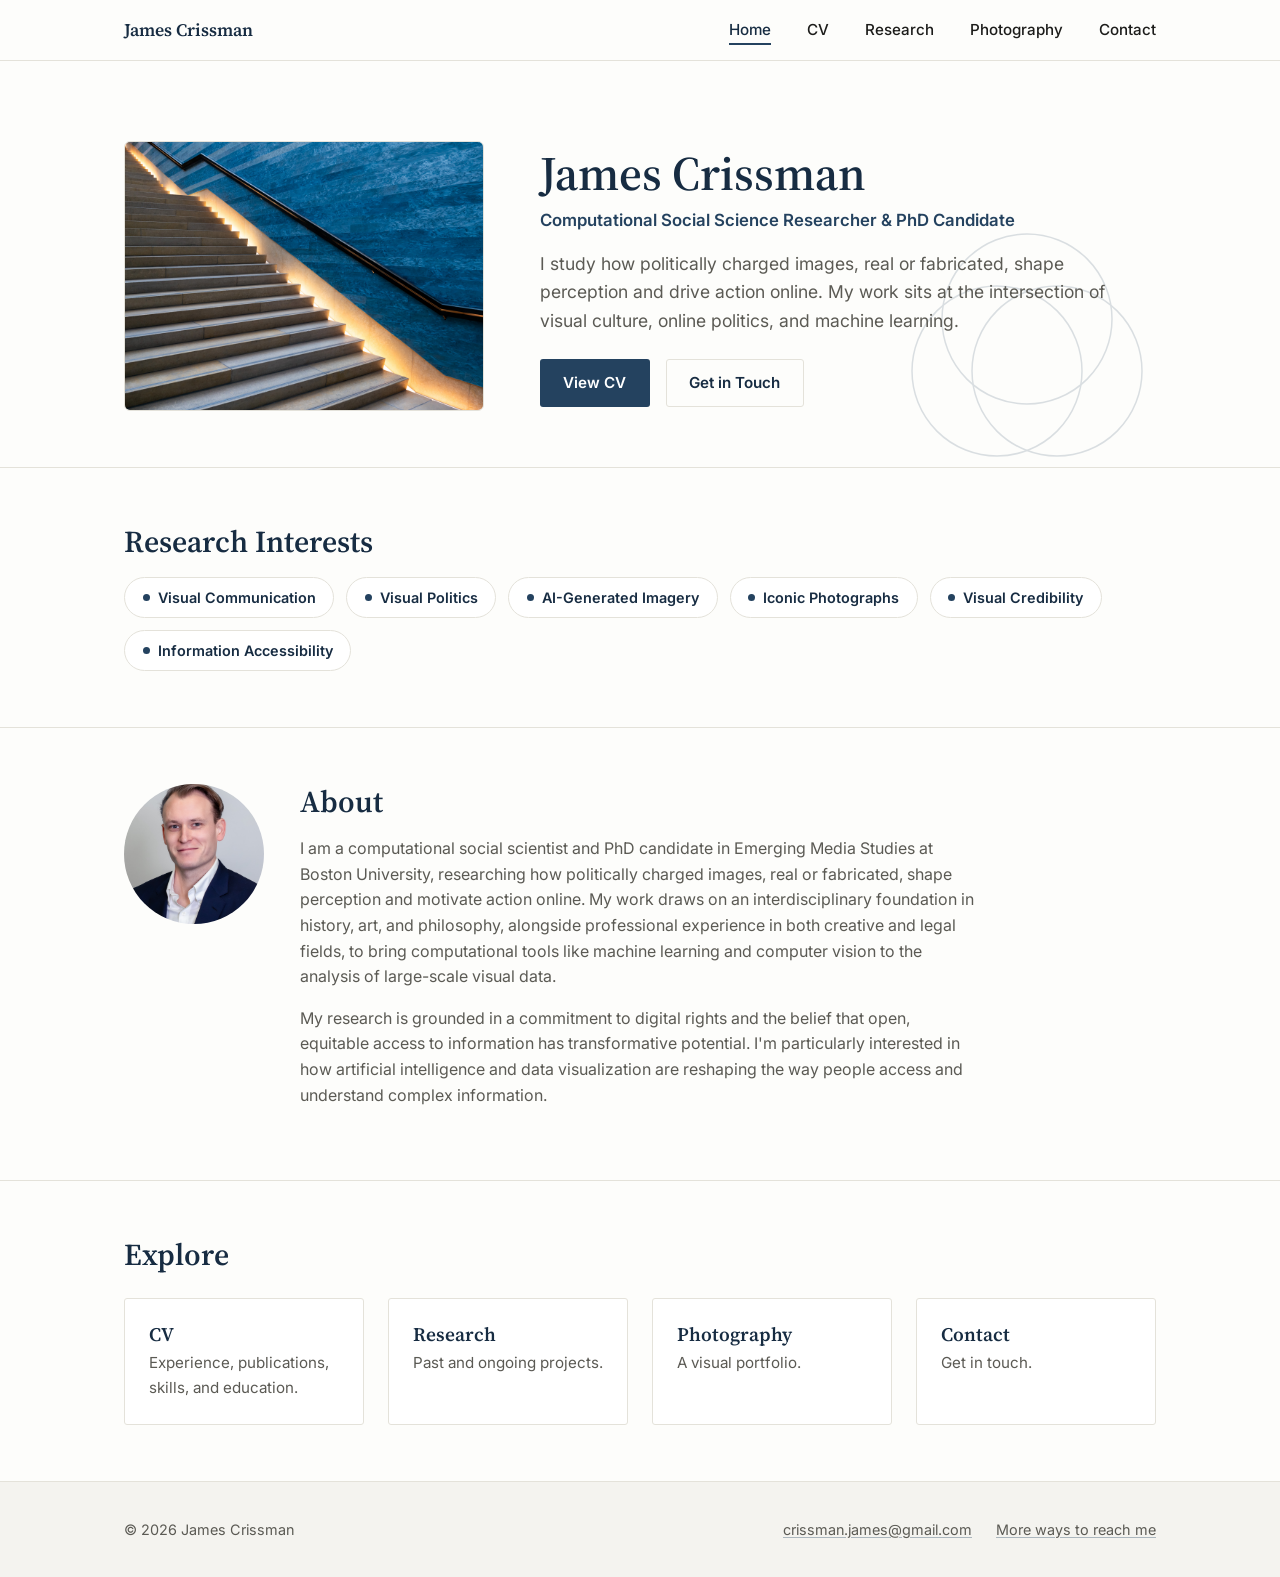
<file: index.html>
<!DOCTYPE html>
<html lang="en">
<head>
  <meta charset="UTF-8">
  <meta name="viewport" content="width=device-width, initial-scale=1.0">
  <title>James Crissman — Computational Social Science Researcher</title>
  <meta name="description" content="James Crissman is a computational social scientist and PhD candidate at Boston University researching how politically charged images shape perception and drive action online.">
  <link rel="preconnect" href="https://fonts.googleapis.com">
  <link rel="preconnect" href="https://fonts.gstatic.com" crossorigin>
  <link href="https://fonts.googleapis.com/css2?family=Inter:wght@400;500;600;700&family=Source+Serif+4:wght@600;700&display=swap" rel="stylesheet">
  <link rel="stylesheet" href="assets/css/style.css">
</head>
<body>

  <header class="site-header">
    <div class="container">
      <a class="site-logo" href="./">James Crissman</a>
      <button class="nav-toggle" aria-label="Toggle navigation" aria-expanded="false">
        <span></span>
      </button>
      <nav class="site-nav" aria-label="Primary">
        <ul>
          <li><a href="./" aria-current="page">Home</a></li>
          <li><a href="assets/cv/James-Crissman-CV.pdf" target="_blank" rel="noopener">CV</a></li>
          <li><a href="research/">Research</a></li>
          <li><a href="photography/">Photography</a></li>
          <li><a href="contact/">Contact</a></li>
        </ul>
      </nav>
    </div>
  </header>

  <main>
    <section class="hero">
      <svg class="hero-decor" viewBox="0 0 480 480" fill="none" aria-hidden="true">
        <circle cx="300" cy="130" r="85" stroke="currentColor" stroke-width="1.5" />
        <circle cx="360" cy="130" r="85" stroke="currentColor" stroke-width="1.5" />
        <circle cx="330" cy="182" r="85" stroke="currentColor" stroke-width="1.5" />
      </svg>
      <div class="container">
        <div class="hero-photo-rect">
          <img src="assets/img/cover.jpg" alt="Staircase and handrail, architectural photograph by James Crissman">
        </div>
        <div>
          <h1 class="hero-title">James Crissman</h1>
          <p class="hero-role">Computational Social Science Researcher &amp; PhD Candidate</p>
          <p class="hero-pitch">I study how politically charged images, real or fabricated, shape perception and drive action online. My work sits at the intersection of visual culture, online politics, and machine learning.</p>
          <div class="hero-actions">
            <a class="btn btn-primary" href="assets/cv/James-Crissman-CV.pdf" target="_blank" rel="noopener">View CV</a>
            <a class="btn btn-secondary" href="contact/">Get in Touch</a>
          </div>
        </div>
      </div>
    </section>

    <section class="page-section interests-section">
      <div class="container">
        <h2>Research Interests</h2>
        <ul class="interest-list">
          <li class="interest-chip">Visual Communication</li>
          <li class="interest-chip">Visual Politics</li>
          <li class="interest-chip">AI-Generated Imagery</li>
          <li class="interest-chip">Iconic Photographs</li>
          <li class="interest-chip">Visual Credibility</li>
          <li class="interest-chip">Information Accessibility</li>
        </ul>
      </div>
    </section>

    <section class="page-section about-section">
      <div class="container">
        <div class="about-photo">
          <img src="assets/img/JC-1.jpg" alt="Portrait of James Crissman">
        </div>
        <div class="about-content">
          <h2>About</h2>
          <p>I am a computational social scientist and PhD candidate in Emerging Media Studies at Boston University, researching how politically charged images, real or fabricated, shape perception and motivate action online. My work draws on an interdisciplinary foundation in history, art, and philosophy, alongside professional experience in both creative and legal fields, to bring computational tools like machine learning and computer vision to the analysis of large-scale visual data.</p>
          <p>My research is grounded in a commitment to digital rights and the belief that open, equitable access to information has transformative potential. I'm particularly interested in how artificial intelligence and data visualization are reshaping the way people access and understand complex information.</p>
        </div>
      </div>
    </section>

    <section class="page-section">
      <div class="container">
        <h2>Explore</h2>
        <div class="explore-grid">
          <a class="explore-card" href="assets/cv/James-Crissman-CV.pdf" target="_blank" rel="noopener">
            <h3>CV</h3>
            <p>Experience, publications, skills, and education.</p>
          </a>
          <a class="explore-card" href="research/">
            <h3>Research</h3>
            <p>Past and ongoing projects.</p>
          </a>
          <a class="explore-card" href="photography/">
            <h3>Photography</h3>
            <p>A visual portfolio.</p>
          </a>
          <a class="explore-card" href="contact/">
            <h3>Contact</h3>
            <p>Get in touch.</p>
          </a>
        </div>
      </div>
    </section>
  </main>

  <footer class="site-footer">
    <div class="container">
      <span>&copy; 2026 James Crissman</span>
      <ul class="footer-links">
        <li><a href="mailto:crissman.james@gmail.com">crissman.james@gmail.com</a></li>
        <li><a href="contact/">More ways to reach me</a></li>
      </ul>
    </div>
  </footer>

  <script src="assets/js/main.js"></script>
</body>
</html>
</file>
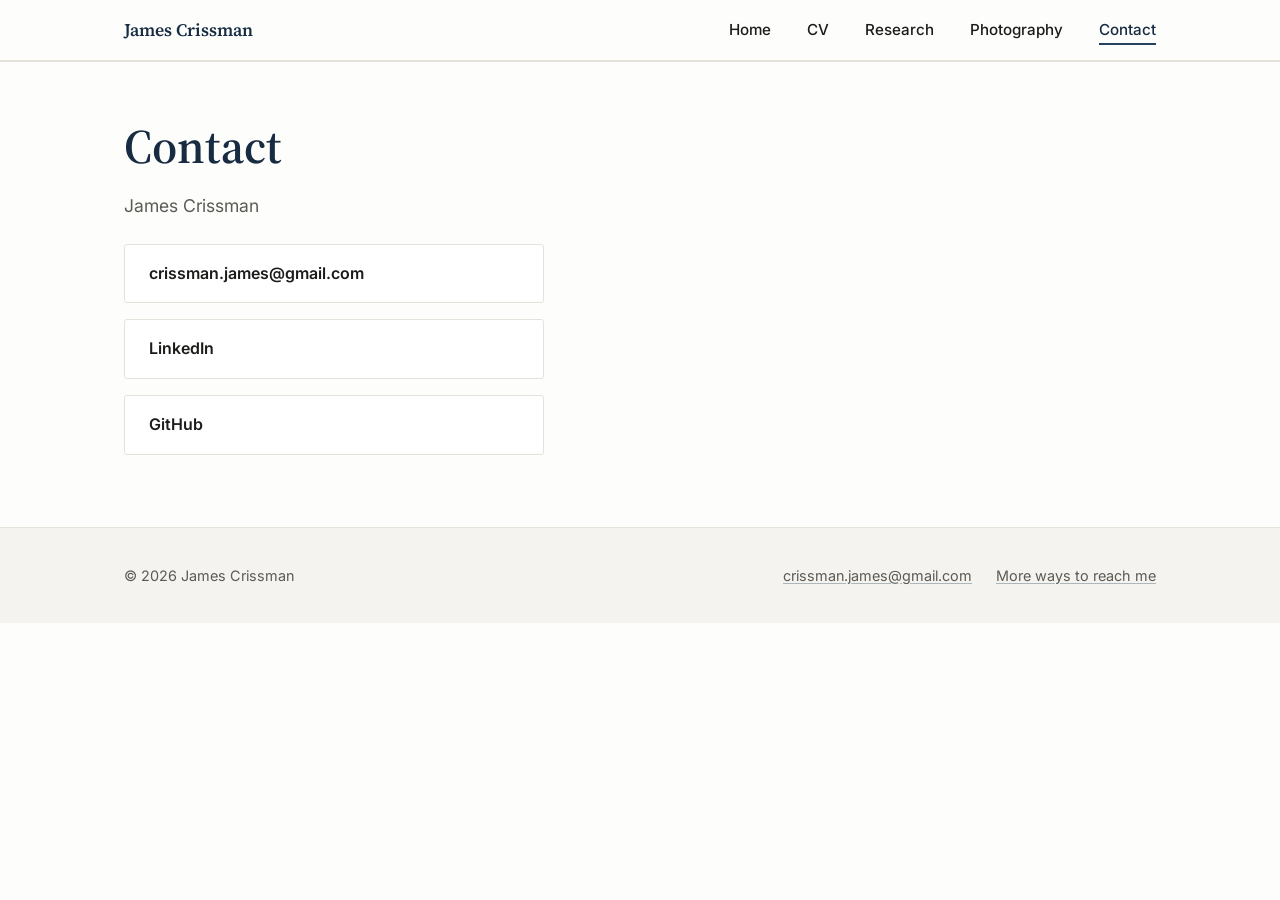
<file: contact/index.html>
<!DOCTYPE html>
<html lang="en">
<head>
  <meta charset="UTF-8">
  <meta name="viewport" content="width=device-width, initial-scale=1.0">
  <title>Contact — James Crissman</title>
  <meta name="description" content="Contact James Crissman by email, LinkedIn, or GitHub.">
  <link rel="preconnect" href="https://fonts.googleapis.com">
  <link rel="preconnect" href="https://fonts.gstatic.com" crossorigin>
  <link href="https://fonts.googleapis.com/css2?family=Inter:wght@400;500;600;700&family=Source+Serif+4:wght@600;700&display=swap" rel="stylesheet">
  <link rel="stylesheet" href="../assets/css/style.css">
</head>
<body>

  <header class="site-header">
    <div class="container">
      <a class="site-logo" href="../">James Crissman</a>
      <button class="nav-toggle" aria-label="Toggle navigation" aria-expanded="false">
        <span></span>
      </button>
      <nav class="site-nav" aria-label="Primary">
        <ul>
          <li><a href="../">Home</a></li>
          <li><a href="../assets/cv/James-Crissman-CV.pdf" target="_blank" rel="noopener">CV</a></li>
          <li><a href="../research/">Research</a></li>
          <li><a href="../photography/">Photography</a></li>
          <li><a href="../contact/" aria-current="page">Contact</a></li>
        </ul>
      </nav>
    </div>
  </header>

  <main>
    <section class="page-section">
      <div class="container">
        <h1>Contact</h1>
        <p class="hero-pitch">James Crissman</p>
        <ul class="contact-list">
          <li><a href="mailto:crissman.james@gmail.com">crissman.james@gmail.com</a></li>
          <li><a href="https://www.linkedin.com/in/jamescrissman/" target="_blank" rel="noopener">LinkedIn</a></li>
          <li><a href="https://github.com/jcriss22" target="_blank" rel="noopener">GitHub</a></li>
        </ul>
      </div>
    </section>
  </main>

  <footer class="site-footer">
    <div class="container">
      <span>&copy; 2026 James Crissman</span>
      <ul class="footer-links">
        <li><a href="mailto:crissman.james@gmail.com">crissman.james@gmail.com</a></li>
        <li><a href="../contact/">More ways to reach me</a></li>
      </ul>
    </div>
  </footer>

  <script src="../assets/js/main.js"></script>
</body>
</html>
</file>
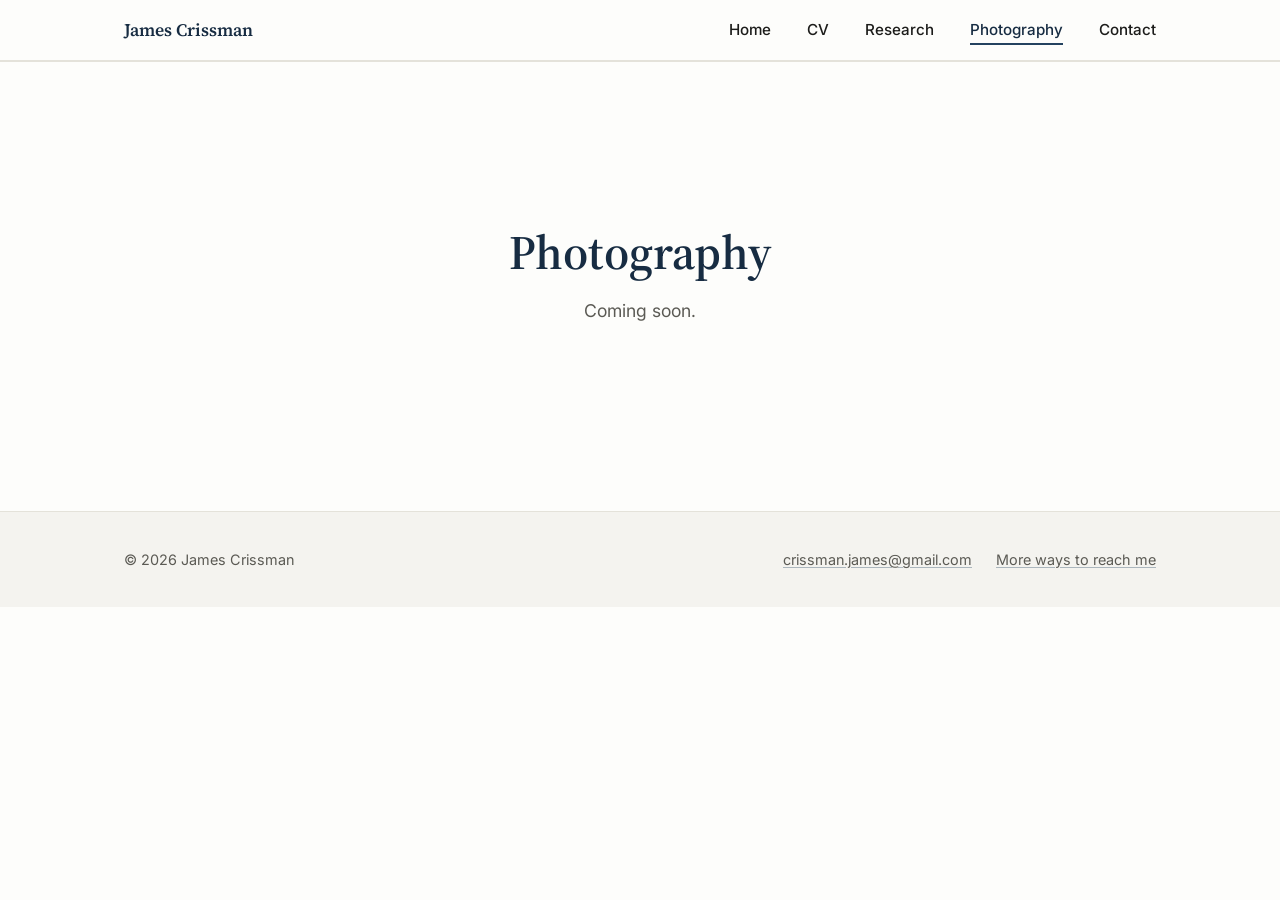
<file: photography/index.html>
<!DOCTYPE html>
<html lang="en">
<head>
  <meta charset="UTF-8">
  <meta name="viewport" content="width=device-width, initial-scale=1.0">
  <title>Photography — James Crissman</title>
  <meta name="description" content="Photography portfolio by James Crissman — coming soon.">
  <link rel="preconnect" href="https://fonts.googleapis.com">
  <link rel="preconnect" href="https://fonts.gstatic.com" crossorigin>
  <link href="https://fonts.googleapis.com/css2?family=Inter:wght@400;500;600;700&family=Source+Serif+4:wght@600;700&display=swap" rel="stylesheet">
  <link rel="stylesheet" href="../assets/css/style.css">
</head>
<body>

  <header class="site-header">
    <div class="container">
      <a class="site-logo" href="../">James Crissman</a>
      <button class="nav-toggle" aria-label="Toggle navigation" aria-expanded="false">
        <span></span>
      </button>
      <nav class="site-nav" aria-label="Primary">
        <ul>
          <li><a href="../">Home</a></li>
          <li><a href="../assets/cv/James-Crissman-CV.pdf" target="_blank" rel="noopener">CV</a></li>
          <li><a href="../research/">Research</a></li>
          <li><a href="../photography/" aria-current="page">Photography</a></li>
          <li><a href="../contact/">Contact</a></li>
        </ul>
      </nav>
    </div>
  </header>

  <main>
    <section class="page-section coming-soon">
      <div class="container">
        <h1>Photography</h1>
        <p class="hero-pitch">Coming soon.</p>
      </div>
    </section>
  </main>

  <footer class="site-footer">
    <div class="container">
      <span>&copy; 2026 James Crissman</span>
      <ul class="footer-links">
        <li><a href="mailto:crissman.james@gmail.com">crissman.james@gmail.com</a></li>
        <li><a href="../contact/">More ways to reach me</a></li>
      </ul>
    </div>
  </footer>

  <script src="../assets/js/main.js"></script>
</body>
</html>
</file>
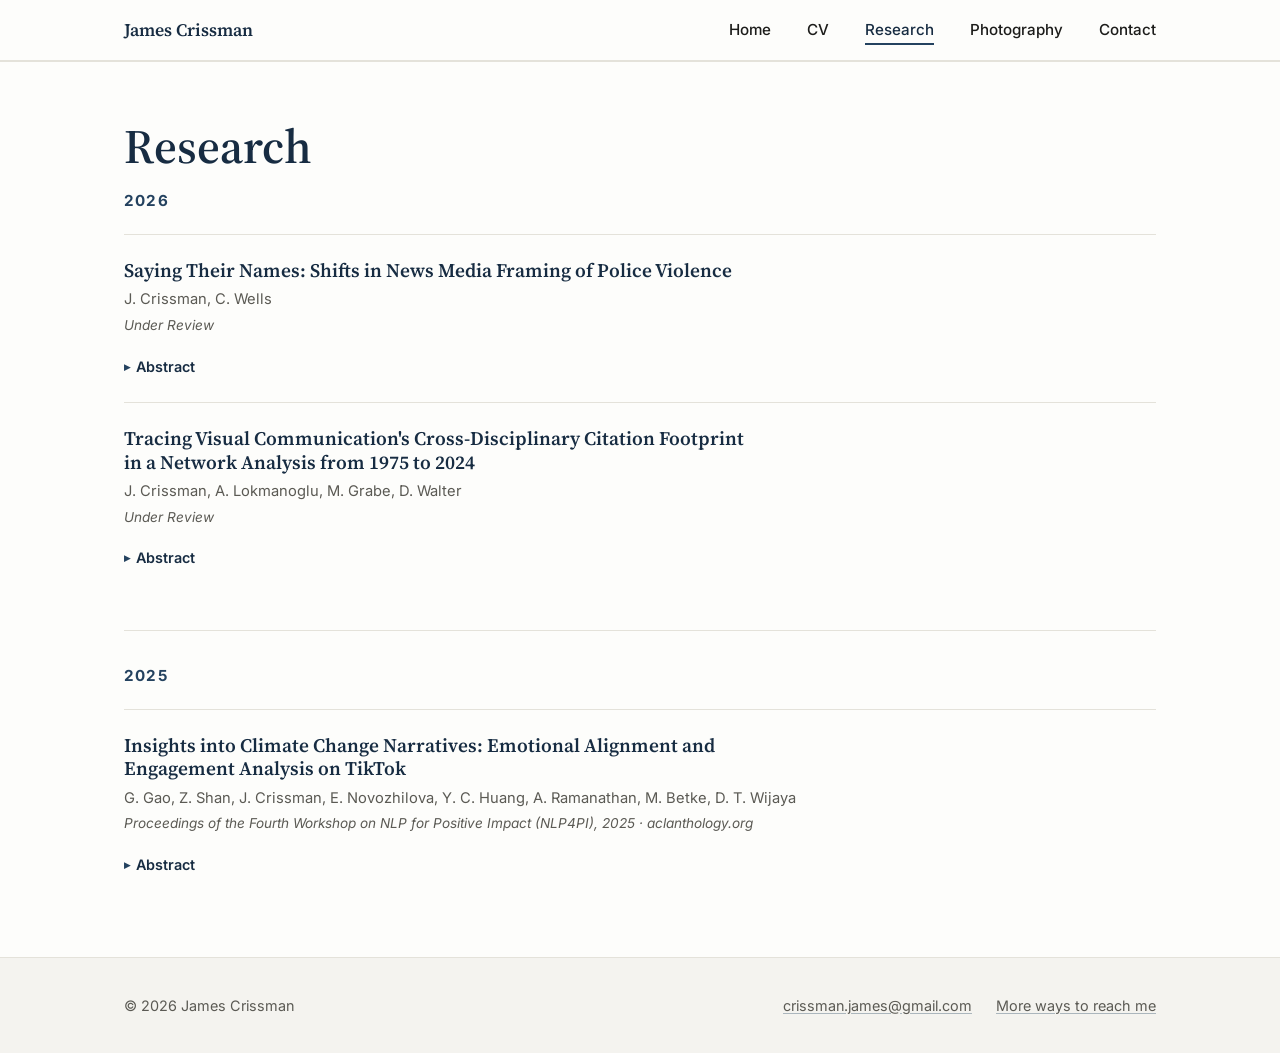
<file: research/index.html>
<!DOCTYPE html>
<html lang="en">
<head>
  <meta charset="UTF-8">
  <meta name="viewport" content="width=device-width, initial-scale=1.0">
  <title>Research — James Crissman</title>
  <meta name="description" content="Research projects by James Crissman on visual communication, online political discourse, and AI-generated imagery.">
  <link rel="preconnect" href="https://fonts.googleapis.com">
  <link rel="preconnect" href="https://fonts.gstatic.com" crossorigin>
  <link href="https://fonts.googleapis.com/css2?family=Inter:wght@400;500;600;700&family=Source+Serif+4:wght@600;700&display=swap" rel="stylesheet">
  <link rel="stylesheet" href="../assets/css/style.css">
</head>
<body>

  <header class="site-header">
    <div class="container">
      <a class="site-logo" href="../">James Crissman</a>
      <button class="nav-toggle" aria-label="Toggle navigation" aria-expanded="false">
        <span></span>
      </button>
      <nav class="site-nav" aria-label="Primary">
        <ul>
          <li><a href="../">Home</a></li>
          <li><a href="../assets/cv/James-Crissman-CV.pdf" target="_blank" rel="noopener">CV</a></li>
          <li><a href="../research/" aria-current="page">Research</a></li>
          <li><a href="../photography/">Photography</a></li>
          <li><a href="../contact/">Contact</a></li>
        </ul>
      </nav>
    </div>
  </header>

  <main>
    <section class="page-section">
      <div class="container">
        <h1>Research</h1>

        <div class="research-year-group">
          <h2 class="research-year">2026</h2>

          <div class="research-entry">
            <h3 class="research-title">Saying Their Names: Shifts in News Media Framing of Police Violence</h3>
            <p class="research-authors">J. Crissman, C. Wells</p>
            <p class="research-venue">Under Review</p>
            <details class="research-abstract">
              <summary>Abstract</summary>
              <p>Police violence against Black Americans is a persistent crisis characterized by volatile cycles of public attention, often sparked by high-profile incidents. Sustained focus is essential for systemic change, yet a fragmented media landscape overlooks most incidents. This study investigates the mechanisms behind this volatility by analyzing how the use of victims' names facilitates symbolic prototyping and alters news framing dynamics. Replicating and extending prior research, we examine coverage from 2019–2024 using GDELT's Global Knowledge Graph. Results show pronounced, short-lived surges in news volume and thematic framing following the deaths of George Floyd and Daunte Wright. Although these events triggered a thematic shift, framing was anchored almost exclusively to their names, suggesting that they functioned as symbolic prototypes for subsequent incidents. Our results prompt a reconsideration of the issue-attention cycle in a digital-first media environment. They also challenge previous conceptualizations of thematic framing and key events.</p>
            </details>
          </div>

          <div class="research-entry">
            <h3 class="research-title">Tracing Visual Communication's Cross-Disciplinary Citation Footprint in a Network Analysis from 1975 to 2024</h3>
            <p class="research-authors">J. Crissman, A. Lokmanoglu, M. Grabe, D. Walter</p>
            <p class="research-venue">Under Review</p>
            <details class="research-abstract">
              <summary>Abstract</summary>
              <p>Drawing from the humanities, cognitive science, and computer science, visual communication research has historically lacked a unified synthesis of its disparate intellectual roots. By providing the first systematic citation analysis of the field, this study maps this heterogeneous evolution, offering a framework to guide future inquiries into both human- and AI-generated imagery. Specifically, we reveal the intellectual structure of visual communication research (1975–2024) using a systematic review and co-citation network analysis of 17,304 articles from Communication journals. We leverage the Web of Science Core Collection to analyze the citation patterns of core references, classifying them by disciplinary origin to reveal the field's interdisciplinary composition. The analysis identifies seventeen distinct intellectual communities, including Semiotics &amp; Multimodality, Visual Framing, Deep Learning, and Virtual Reality &amp; Presence. Our results indicate that visual communication is a converged constellation of intellectual clusters, but still largely segregated. Qualitative (humanities-based) and quantitative (computation-based) approaches largely remain homogeneous, with few central nodes bridging these distinct theoretical and methodological traditions, perhaps undermining the field's ability to forge the integrated approaches required to study a multimodal media landscape increasingly driven by AI-generated content.</p>
            </details>
          </div>
        </div>

        <div class="research-year-group">
          <h2 class="research-year">2025</h2>

          <div class="research-entry">
            <h3 class="research-title">Insights into Climate Change Narratives: Emotional Alignment and Engagement Analysis on TikTok</h3>
            <p class="research-authors">G. Gao, Z. Shan, J. Crissman, E. Novozhilova, Y. C. Huang, A. Ramanathan, M. Betke, D. T. Wijaya</p>
            <p class="research-venue">Proceedings of the Fourth Workshop on NLP for Positive Impact (NLP4PI), 2025 · aclanthology.org</p>
            <details class="research-abstract">
              <summary>Abstract</summary>
              <p>TikTok has emerged as a key platform for discussing polarizing topics, including climate change. Despite its growing influence, there is limited research exploring how content features shape emotional alignment between video creators and audience comments, as well as their impact on user engagement. Using a combination of pretrained and fine-tuned textual and visual models, we analyzed 7,110 TikTok videos related to climate change, focusing on content features such as semantic clustering of video transcriptions, visual elements, tonal shifts, and detected emotions. Our findings reveal that positive emotions and videos featuring factual content or vivid environmental visuals exhibit stronger emotional alignment. Furthermore, emotional intensity and tonal coherence in video speech are significant predictors of higher engagement levels, offering new insights into the dynamics of climate change communication on social media. Our preference learning analysis reveals that comment emotions play a dominant role in predicting video shareability, with both positive and negative emotional responses acting as key drivers of content diffusion. We conclude that user engagement — particularly emotional discourse in comments — significantly shapes climate change content shareability.</p>
            </details>
          </div>
        </div>
      </div>
    </section>
  </main>

  <footer class="site-footer">
    <div class="container">
      <span>&copy; 2026 James Crissman</span>
      <ul class="footer-links">
        <li><a href="mailto:crissman.james@gmail.com">crissman.james@gmail.com</a></li>
        <li><a href="../contact/">More ways to reach me</a></li>
      </ul>
    </div>
  </footer>

  <script src="../assets/js/main.js"></script>
</body>
</html>
</file>
<file: assets/css/style.css>
/* ---------------------------------------------------------
   Design tokens
--------------------------------------------------------- */
:root {
  --color-bg: #fdfdfb;
  --color-bg-alt: #f4f3ef;
  --color-surface: #ffffff;
  --color-text: #1c1c1a;
  --color-text-muted: #5b5a54;
  --color-border: #e4e2da;

  --color-accent: #24425f;
  --color-accent-strong: #172c42;
  --color-accent-tint: #e8edf2;

  --font-serif: "Source Serif 4", Georgia, "Times New Roman", serif;
  --font-sans: "Inter", -apple-system, BlinkMacSystemFont, "Segoe UI", sans-serif;

  --space-1: 0.5rem;
  --space-2: 1rem;
  --space-3: 1.5rem;
  --space-4: 2.25rem;
  --space-5: 3.5rem;
  --space-6: 5rem;

  --max-width: 1080px;
  --radius: 3px;
}

/* ---------------------------------------------------------
   Reset & base
--------------------------------------------------------- */
*, *::before, *::after { box-sizing: border-box; }
html { scroll-behavior: smooth; }

body {
  margin: 0;
  background: var(--color-bg);
  color: var(--color-text);
  font-family: var(--font-sans);
  font-size: 1rem;
  line-height: 1.6;
  -webkit-font-smoothing: antialiased;
}

img { max-width: 100%; display: block; }

h1, h2, h3, h4 {
  font-family: var(--font-serif);
  font-weight: 600;
  line-height: 1.2;
  margin: 0 0 var(--space-2);
  color: var(--color-accent-strong);
}

h1 { font-size: clamp(2.1rem, 4vw, 3rem); }
h2 { font-size: clamp(1.5rem, 3vw, 1.9rem); }
h3 { font-size: 1.2rem; }
h4 { font-size: 1rem; letter-spacing: 0.02em; text-transform: uppercase; color: var(--color-text-muted); }

p { margin: 0 0 var(--space-2); }

a {
  color: var(--color-accent);
  text-decoration-color: rgba(36, 66, 95, 0.35);
  text-underline-offset: 2px;
}
a:hover { text-decoration-color: currentColor; }

ul { margin: 0; padding: 0; }

.container {
  max-width: var(--max-width);
  margin: 0 auto;
  padding: 0 var(--space-3);
}

.visually-hidden {
  position: absolute;
  width: 1px; height: 1px;
  overflow: hidden;
  clip: rect(0 0 0 0);
  white-space: nowrap;
}

/* ---------------------------------------------------------
   Header / nav
--------------------------------------------------------- */
.site-header {
  border-bottom: 1px solid var(--color-border);
  background: var(--color-bg);
  position: sticky;
  top: 0;
  z-index: 20;
}

.site-header .container {
  display: flex;
  align-items: center;
  justify-content: space-between;
  padding-top: var(--space-2);
  padding-bottom: var(--space-2);
}

.site-logo {
  font-family: var(--font-serif);
  font-weight: 600;
  font-size: 1.1rem;
  color: var(--color-accent-strong);
  text-decoration: none;
}

.nav-toggle {
  display: none;
  background: none;
  border: 1px solid var(--color-border);
  border-radius: var(--radius);
  padding: 0.4rem 0.6rem;
  cursor: pointer;
}

.nav-toggle span,
.nav-toggle span::before,
.nav-toggle span::after {
  display: block;
  width: 20px;
  height: 2px;
  background: var(--color-accent-strong);
  position: relative;
  transition: transform 0.2s ease;
}
.nav-toggle span::before,
.nav-toggle span::after {
  content: "";
  position: absolute;
  left: 0;
}
.nav-toggle span::before { top: -6px; }
.nav-toggle span::after { top: 6px; }

.site-nav ul {
  display: flex;
  gap: var(--space-4);
  list-style: none;
}

.site-nav a {
  color: var(--color-text);
  text-decoration: none;
  font-size: 0.95rem;
  font-weight: 500;
  padding: 0.25rem 0;
  border-bottom: 2px solid transparent;
}
.site-nav a:hover,
.site-nav a[aria-current="page"] {
  color: var(--color-accent-strong);
  border-bottom-color: var(--color-accent);
}

@media (max-width: 720px) {
  .nav-toggle { display: inline-flex; align-items: center; justify-content: center; }
  .site-nav {
    display: none;
    width: 100%;
    border-top: 1px solid var(--color-border);
  }
  .site-nav.is-open { display: block; }
  .site-nav ul {
    flex-direction: column;
    gap: 0;
    padding: var(--space-1) 0;
  }
  .site-nav a {
    display: block;
    padding: var(--space-1) 0;
  }
  .site-header .container {
    flex-wrap: wrap;
  }
}

/* ---------------------------------------------------------
   Buttons
--------------------------------------------------------- */
.btn {
  display: inline-flex;
  align-items: center;
  gap: 0.5rem;
  padding: 0.7rem 1.4rem;
  border-radius: var(--radius);
  font-weight: 600;
  font-size: 0.95rem;
  text-decoration: none;
  border: 1px solid transparent;
  cursor: pointer;
}

.btn-primary {
  background: var(--color-accent);
  color: #fff;
}
.btn-primary:hover { background: var(--color-accent-strong); }

.btn-secondary {
  background: transparent;
  color: var(--color-accent-strong);
  border-color: var(--color-border);
}
.btn-secondary:hover { border-color: var(--color-accent); }

/* ---------------------------------------------------------
   Hero
--------------------------------------------------------- */
.hero {
  position: relative;
  overflow: hidden;
  padding: var(--space-6) 0 var(--space-5);
}

.hero-decor {
  position: absolute;
  top: -10%;
  right: -6%;
  width: 480px;
  height: 480px;
  z-index: 0;
  pointer-events: none;
  color: var(--color-accent);
  opacity: 0.16;
  transform: rotate(180deg);
}

.hero .container {
  position: relative;
  z-index: 1;
  display: grid;
  grid-template-columns: minmax(240px, 360px) 1fr;
  gap: var(--space-5);
  align-items: center;
}

.hero-photo-rect {
  width: 100%;
  aspect-ratio: 4 / 3;
  border-radius: 6px;
  background: var(--color-accent-tint);
  border: 1px solid var(--color-border);
  color: var(--color-text-muted);
  display: flex;
  align-items: center;
  justify-content: center;
  font-size: 0.9rem;
  overflow: hidden;
  flex-shrink: 0;
}
.hero-photo-rect img { width: 100%; height: 100%; object-fit: cover; }

.hero-title { margin-bottom: 0.3rem; }
.hero-role {
  font-family: var(--font-sans);
  font-weight: 600;
  color: var(--color-accent);
  font-size: 1.05rem;
  margin-bottom: var(--space-2);
}
.hero-pitch {
  font-size: 1.1rem;
  color: var(--color-text-muted);
  max-width: 60ch;
  margin-bottom: var(--space-3);
}
.hero-actions { display: flex; gap: var(--space-2); flex-wrap: wrap; }

@media (max-width: 720px) {
  .hero .container { grid-template-columns: 1fr; text-align: center; }
  .hero-actions { justify-content: center; }
  .hero-decor { width: 320px; height: 320px; }
}

/* ---------------------------------------------------------
   Research interests
--------------------------------------------------------- */
.interests-section { padding-top: var(--space-4); padding-bottom: var(--space-4); }
.interest-list {
  display: flex;
  flex-wrap: wrap;
  gap: 0.75rem;
  list-style: none;
  margin-top: var(--space-2);
}
.interest-chip {
  display: inline-flex;
  align-items: center;
  gap: 0.5rem;
  padding: 0.5rem 1.1rem;
  border: 1px solid var(--color-border);
  border-radius: 999px;
  background: var(--color-surface);
  font-weight: 600;
  font-size: 0.9rem;
  color: var(--color-accent-strong);
}
.interest-chip::before {
  content: "";
  width: 7px;
  height: 7px;
  border-radius: 50%;
  background: var(--color-accent);
  flex-shrink: 0;
}

/* ---------------------------------------------------------
   About / bio photo
--------------------------------------------------------- */
.about-section .container {
  display: grid;
  grid-template-columns: auto 1fr;
  gap: var(--space-4);
  align-items: start;
}

.about-photo {
  width: 140px;
  height: 140px;
  border-radius: 50%;
  background: var(--color-accent-tint);
  color: var(--color-accent);
  display: flex;
  align-items: center;
  justify-content: center;
  font-family: var(--font-serif);
  font-size: 2.2rem;
  font-weight: 600;
  overflow: hidden;
  flex-shrink: 0;
}
.about-photo img { width: 100%; height: 100%; object-fit: cover; }

@media (max-width: 640px) {
  .about-section .container { grid-template-columns: 1fr; text-align: center; }
  .about-photo { margin: 0 auto; }
}

/* ---------------------------------------------------------
   Sections
--------------------------------------------------------- */
section.page-section {
  padding: var(--space-5) 0;
  border-top: 1px solid var(--color-border);
}

.about-content p { max-width: 68ch; color: var(--color-text-muted); }

.explore-grid {
  display: grid;
  grid-template-columns: repeat(auto-fit, minmax(220px, 1fr));
  gap: var(--space-3);
  margin-top: var(--space-3);
}

.explore-card {
  background: var(--color-surface);
  border: 1px solid var(--color-border);
  border-radius: var(--radius);
  padding: var(--space-3);
  text-decoration: none;
  color: var(--color-text);
  display: block;
  transition: border-color 0.15s ease, transform 0.15s ease;
}
.explore-card:hover {
  border-color: var(--color-accent);
  transform: translateY(-2px);
}
.explore-card h3 { margin-bottom: 0.35rem; color: var(--color-accent-strong); }
.explore-card p { color: var(--color-text-muted); margin: 0; font-size: 0.95rem; }

/* ---------------------------------------------------------
   Footer
--------------------------------------------------------- */
.site-footer {
  border-top: 1px solid var(--color-border);
  padding: var(--space-4) 0;
  background: var(--color-bg-alt);
}
.site-footer .container {
  display: flex;
  justify-content: space-between;
  flex-wrap: wrap;
  gap: var(--space-2);
  font-size: 0.9rem;
  color: var(--color-text-muted);
}
.footer-links {
  display: flex;
  gap: var(--space-3);
  list-style: none;
}
.footer-links a { color: var(--color-text-muted); }
.footer-links a:hover { color: var(--color-accent-strong); }

/* ---------------------------------------------------------
   Research page
--------------------------------------------------------- */
.research-year-group {
  padding-top: var(--space-4);
  margin-top: var(--space-4);
  border-top: 1px solid var(--color-border);
}
.research-year-group:first-of-type {
  margin-top: 0;
  padding-top: 0;
  border-top: none;
}

.research-year {
  font-family: var(--font-sans);
  font-size: 0.95rem;
  font-weight: 700;
  letter-spacing: 0.08em;
  color: var(--color-accent);
  margin-bottom: var(--space-3);
}

.research-entry {
  padding: var(--space-3) 0;
  border-top: 1px solid var(--color-border);
}
.research-entry:first-child { border-top: none; padding-top: 0; }

.research-title {
  max-width: 62ch;
  margin-bottom: 0.4rem;
}

.research-authors {
  color: var(--color-text-muted);
  font-size: 0.92rem;
  margin-bottom: 0.2rem;
}

.research-venue {
  color: var(--color-text-muted);
  font-size: 0.85rem;
  font-style: italic;
  margin-bottom: var(--space-2);
}

.research-abstract {
  margin-top: var(--space-2);
  max-width: 68ch;
}
.research-abstract summary {
  display: inline-flex;
  align-items: center;
  gap: 0.4rem;
  cursor: pointer;
  font-weight: 600;
  font-size: 0.9rem;
  color: var(--color-accent-strong);
  list-style: none;
}
.research-abstract summary::-webkit-details-marker { display: none; }
.research-abstract summary::before {
  content: "▸";
  color: var(--color-accent);
  transition: transform 0.15s ease;
  font-size: 0.75rem;
}
.research-abstract[open] summary::before { transform: rotate(90deg); }
.research-abstract p {
  margin: var(--space-2) 0 0;
  padding-left: var(--space-2);
  border-left: 2px solid var(--color-accent-tint);
  color: var(--color-text-muted);
  font-size: 0.95rem;
  line-height: 1.65;
}

.contact-list {
  list-style: none;
  max-width: 420px;
  margin-top: var(--space-3);
}
.contact-list li { margin-bottom: var(--space-2); }
.contact-list a {
  display: flex;
  align-items: center;
  gap: var(--space-2);
  padding: var(--space-2) var(--space-3);
  border: 1px solid var(--color-border);
  border-radius: var(--radius);
  background: var(--color-surface);
  color: var(--color-text);
  text-decoration: none;
  font-weight: 600;
}
.contact-list a:hover { border-color: var(--color-accent); color: var(--color-accent-strong); }

.coming-soon {
  min-height: 50vh;
  display: flex;
  flex-direction: column;
  align-items: center;
  justify-content: center;
  text-align: center;
}
</file>
